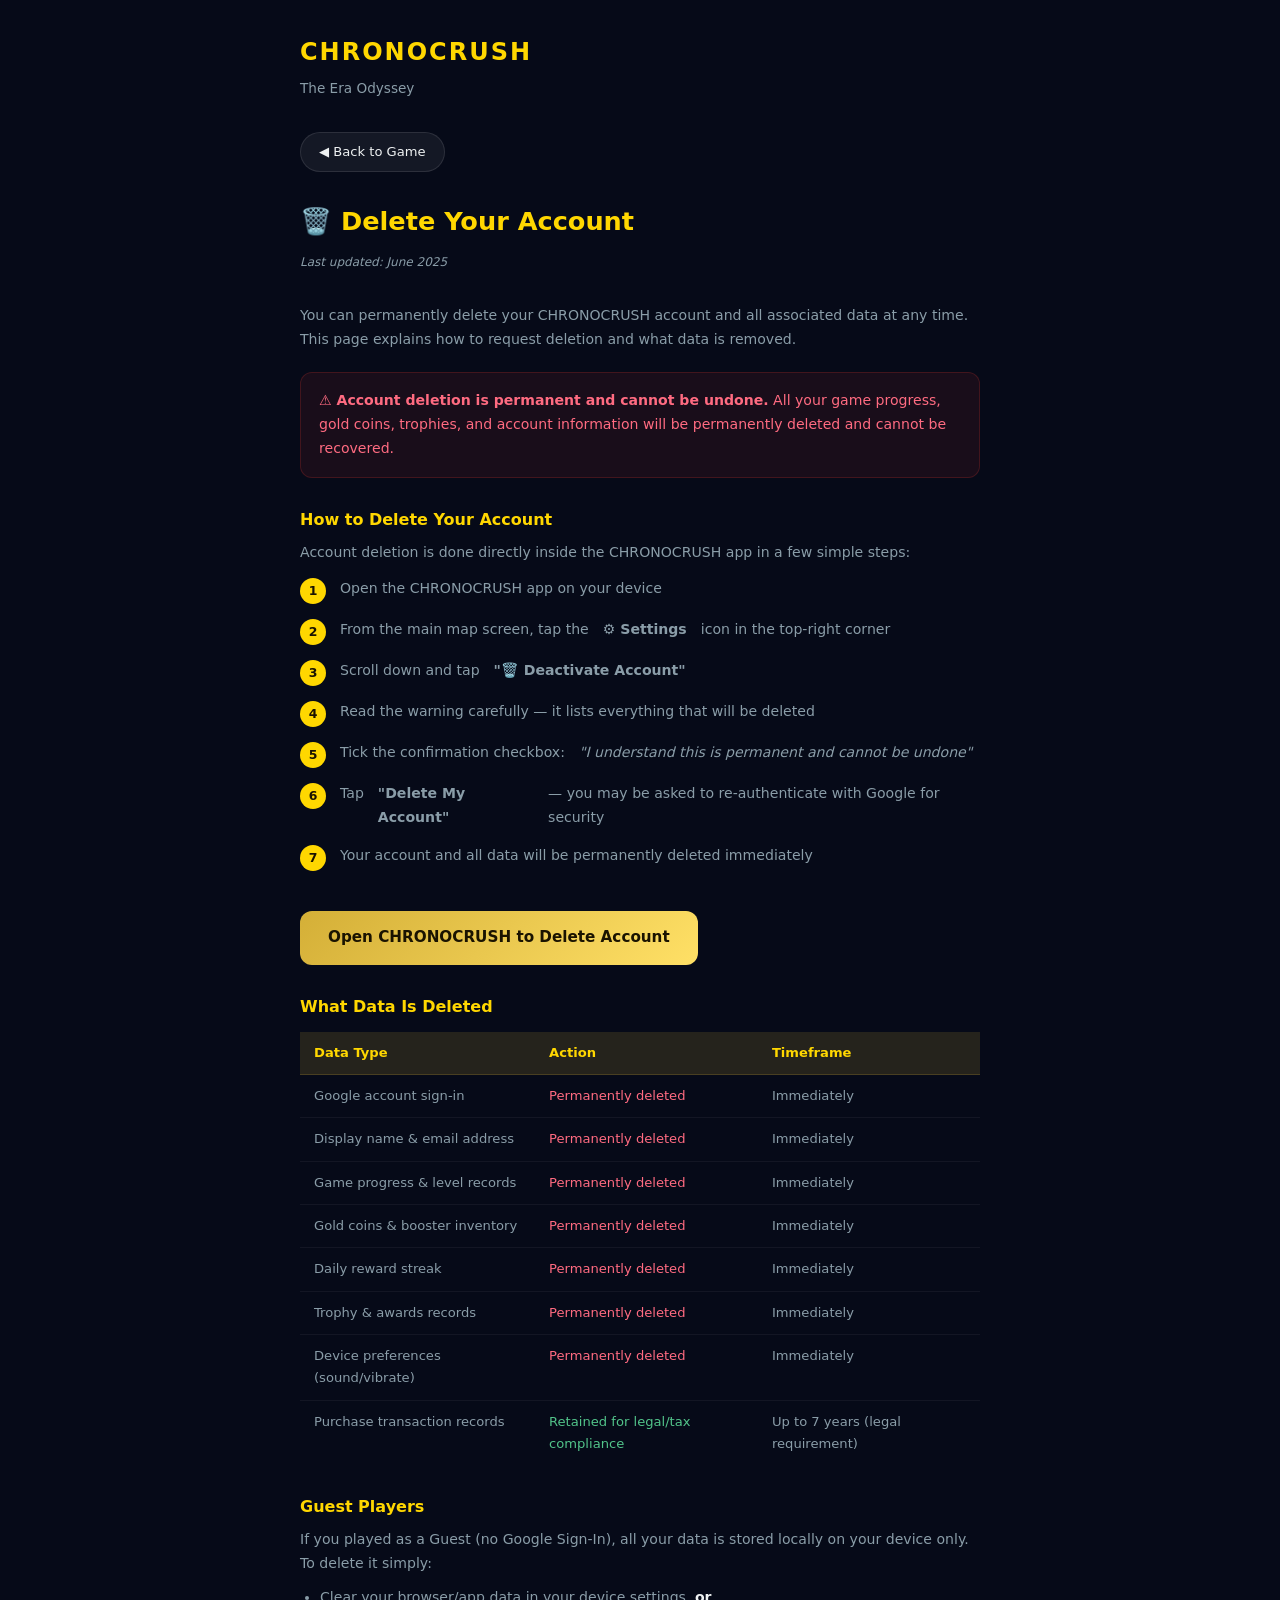
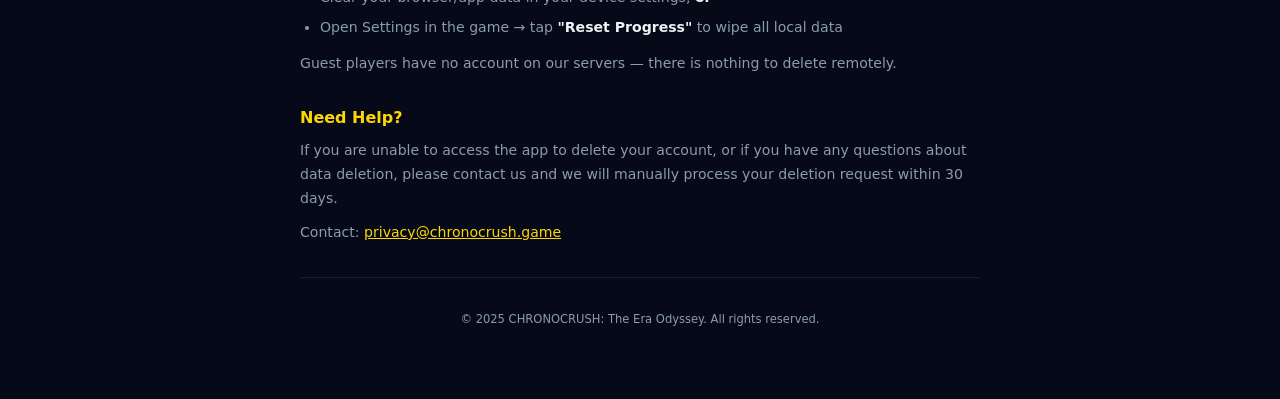
<file: delete-account.html>
<!DOCTYPE html>
<html lang="en">
<head>
  <meta charset="UTF-8">
  <meta name="viewport" content="width=device-width, initial-scale=1.0">
  <title>Delete Account — CHRONOCRUSH: The Era Odyssey</title>
  <style>
    * { box-sizing: border-box; margin: 0; padding: 0; }
    body {
      font-family: 'Segoe UI', system-ui, sans-serif;
      background: #060a18;
      color: #eef1f2;
      padding: 32px 20px 60px;
      max-width: 720px;
      margin: 0 auto;
      line-height: 1.7;
    }
    .logo { font-size: 1.5rem; font-weight: 900; color: #ffd700; letter-spacing: 2px; margin-bottom: 4px; }
    .subtitle { font-size: 0.85rem; color: #8a9da8; margin-bottom: 32px; }
    h1 { font-size: 1.6rem; font-weight: 900; color: #ffd700; margin-bottom: 8px; }
    .updated { font-size: 0.75rem; color: #8a9da8; font-style: italic; margin-bottom: 32px; }
    h2 { font-size: 1rem; font-weight: 800; color: #ffd700; margin: 28px 0 8px; }
    p { font-size: 0.88rem; color: #8a9da8; margin-bottom: 10px; }
    p strong { color: #eef1f2; }
    ul { margin: 8px 0 12px 20px; }
    ul li { font-size: 0.88rem; color: #8a9da8; margin-bottom: 6px; }
    ul li strong { color: #eef1f2; }
    .steps {
      counter-reset: steps;
      list-style: none;
      margin: 12px 0 20px 0;
      padding: 0;
    }
    .steps li {
      counter-increment: steps;
      display: flex;
      gap: 14px;
      align-items: flex-start;
      margin-bottom: 14px;
      font-size: 0.88rem;
      color: #8a9da8;
    }
    .steps li::before {
      content: counter(steps);
      background: #ffd700;
      color: #1a1300;
      font-weight: 900;
      font-size: 0.78rem;
      width: 26px;
      height: 26px;
      border-radius: 50%;
      display: flex;
      align-items: center;
      justify-content: center;
      flex-shrink: 0;
      margin-top: 1px;
    }
    .warning-box {
      background: rgba(163,42,42,0.12);
      border: 1px solid rgba(163,42,42,0.3);
      border-radius: 12px;
      padding: 16px 18px;
      margin: 20px 0;
    }
    .warning-box p { color: #ff6b81; margin: 0; }
    .warning-box strong { color: #ff6b81; }
    .data-table {
      width: 100%;
      border-collapse: collapse;
      margin: 12px 0 20px;
      font-size: 0.82rem;
    }
    .data-table th {
      background: rgba(212,175,55,0.15);
      color: #ffd700;
      padding: 10px 14px;
      text-align: left;
      font-weight: 800;
      border-bottom: 1px solid rgba(212,175,55,0.2);
    }
    .data-table td {
      padding: 10px 14px;
      color: #8a9da8;
      border-bottom: 1px solid rgba(255,255,255,0.05);
      vertical-align: top;
    }
    .data-table tr:last-child td { border-bottom: none; }
    .deleted { color: #ff6b81 !important; }
    .kept { color: #52c48a !important; }
    .play-btn {
      display: inline-block;
      margin-top: 20px;
      background: linear-gradient(135deg, #d4af37, #ffe066);
      color: #1a1300;
      padding: 14px 28px;
      border-radius: 12px;
      text-decoration: none;
      font-weight: 900;
      font-size: 0.95rem;
    }
    .back-btn {
      display: inline-block;
      margin-bottom: 28px;
      background: rgba(255,255,255,0.06);
      border: 1px solid rgba(255,255,255,0.1);
      color: #eef1f2;
      padding: 8px 18px;
      border-radius: 20px;
      text-decoration: none;
      font-size: 0.82rem;
    }
    hr { border: none; border-top: 1px solid rgba(255,255,255,0.08); margin: 32px 0; }
  </style>
</head>
<body>
  <div class="logo">CHRONOCRUSH</div>
  <div class="subtitle">The Era Odyssey</div>
  <a class="back-btn" href="/chronocrush/">◀ Back to Game</a>

  <h1>🗑️ Delete Your Account</h1>
  <p class="updated">Last updated: June 2025</p>

  <p>You can permanently delete your CHRONOCRUSH account and all associated data at any time. This page explains how to request deletion and what data is removed.</p>

  <div class="warning-box">
    <p><strong>⚠️ Account deletion is permanent and cannot be undone.</strong> All your game progress, gold coins, trophies, and account information will be permanently deleted and cannot be recovered.</p>
  </div>

  <h2>How to Delete Your Account</h2>
  <p>Account deletion is done directly inside the CHRONOCRUSH app in a few simple steps:</p>

  <ol class="steps">
    <li>Open the CHRONOCRUSH app on your device</li>
    <li>From the main map screen, tap the <strong>⚙️ Settings</strong> icon in the top-right corner</li>
    <li>Scroll down and tap <strong>"🗑️ Deactivate Account"</strong></li>
    <li>Read the warning carefully — it lists everything that will be deleted</li>
    <li>Tick the confirmation checkbox: <em>"I understand this is permanent and cannot be undone"</em></li>
    <li>Tap <strong>"Delete My Account"</strong> — you may be asked to re-authenticate with Google for security</li>
    <li>Your account and all data will be permanently deleted immediately</li>
  </ol>

  <a class="play-btn" href="/chronocrush/">Open CHRONOCRUSH to Delete Account</a>

  <h2>What Data Is Deleted</h2>
  <table class="data-table">
    <thead>
      <tr>
        <th>Data Type</th>
        <th>Action</th>
        <th>Timeframe</th>
      </tr>
    </thead>
    <tbody>
      <tr>
        <td>Google account sign-in</td>
        <td class="deleted">Permanently deleted</td>
        <td>Immediately</td>
      </tr>
      <tr>
        <td>Display name &amp; email address</td>
        <td class="deleted">Permanently deleted</td>
        <td>Immediately</td>
      </tr>
      <tr>
        <td>Game progress &amp; level records</td>
        <td class="deleted">Permanently deleted</td>
        <td>Immediately</td>
      </tr>
      <tr>
        <td>Gold coins &amp; booster inventory</td>
        <td class="deleted">Permanently deleted</td>
        <td>Immediately</td>
      </tr>
      <tr>
        <td>Daily reward streak</td>
        <td class="deleted">Permanently deleted</td>
        <td>Immediately</td>
      </tr>
      <tr>
        <td>Trophy &amp; awards records</td>
        <td class="deleted">Permanently deleted</td>
        <td>Immediately</td>
      </tr>
      <tr>
        <td>Device preferences (sound/vibrate)</td>
        <td class="deleted">Permanently deleted</td>
        <td>Immediately</td>
      </tr>
      <tr>
        <td>Purchase transaction records</td>
        <td class="kept">Retained for legal/tax compliance</td>
        <td>Up to 7 years (legal requirement)</td>
      </tr>
    </tbody>
  </table>

  <h2>Guest Players</h2>
  <p>If you played as a Guest (no Google Sign-In), all your data is stored locally on your device only. To delete it simply:</p>
  <ul>
    <li>Clear your browser/app data in your device settings, <strong>or</strong></li>
    <li>Open Settings in the game → tap <strong>"Reset Progress"</strong> to wipe all local data</li>
  </ul>
  <p>Guest players have no account on our servers — there is nothing to delete remotely.</p>

  <h2>Need Help?</h2>
  <p>If you are unable to access the app to delete your account, or if you have any questions about data deletion, please contact us and we will manually process your deletion request within 30 days.</p>
  <p>Contact: <a href="mailto:privacy@chronocrush.game" style="color:#ffd700">privacy@chronocrush.game</a></p>

  <hr>
  <p style="font-size:0.72rem;text-align:center;">© 2025 CHRONOCRUSH: The Era Odyssey. All rights reserved.</p>
</body>
</html>
</file>
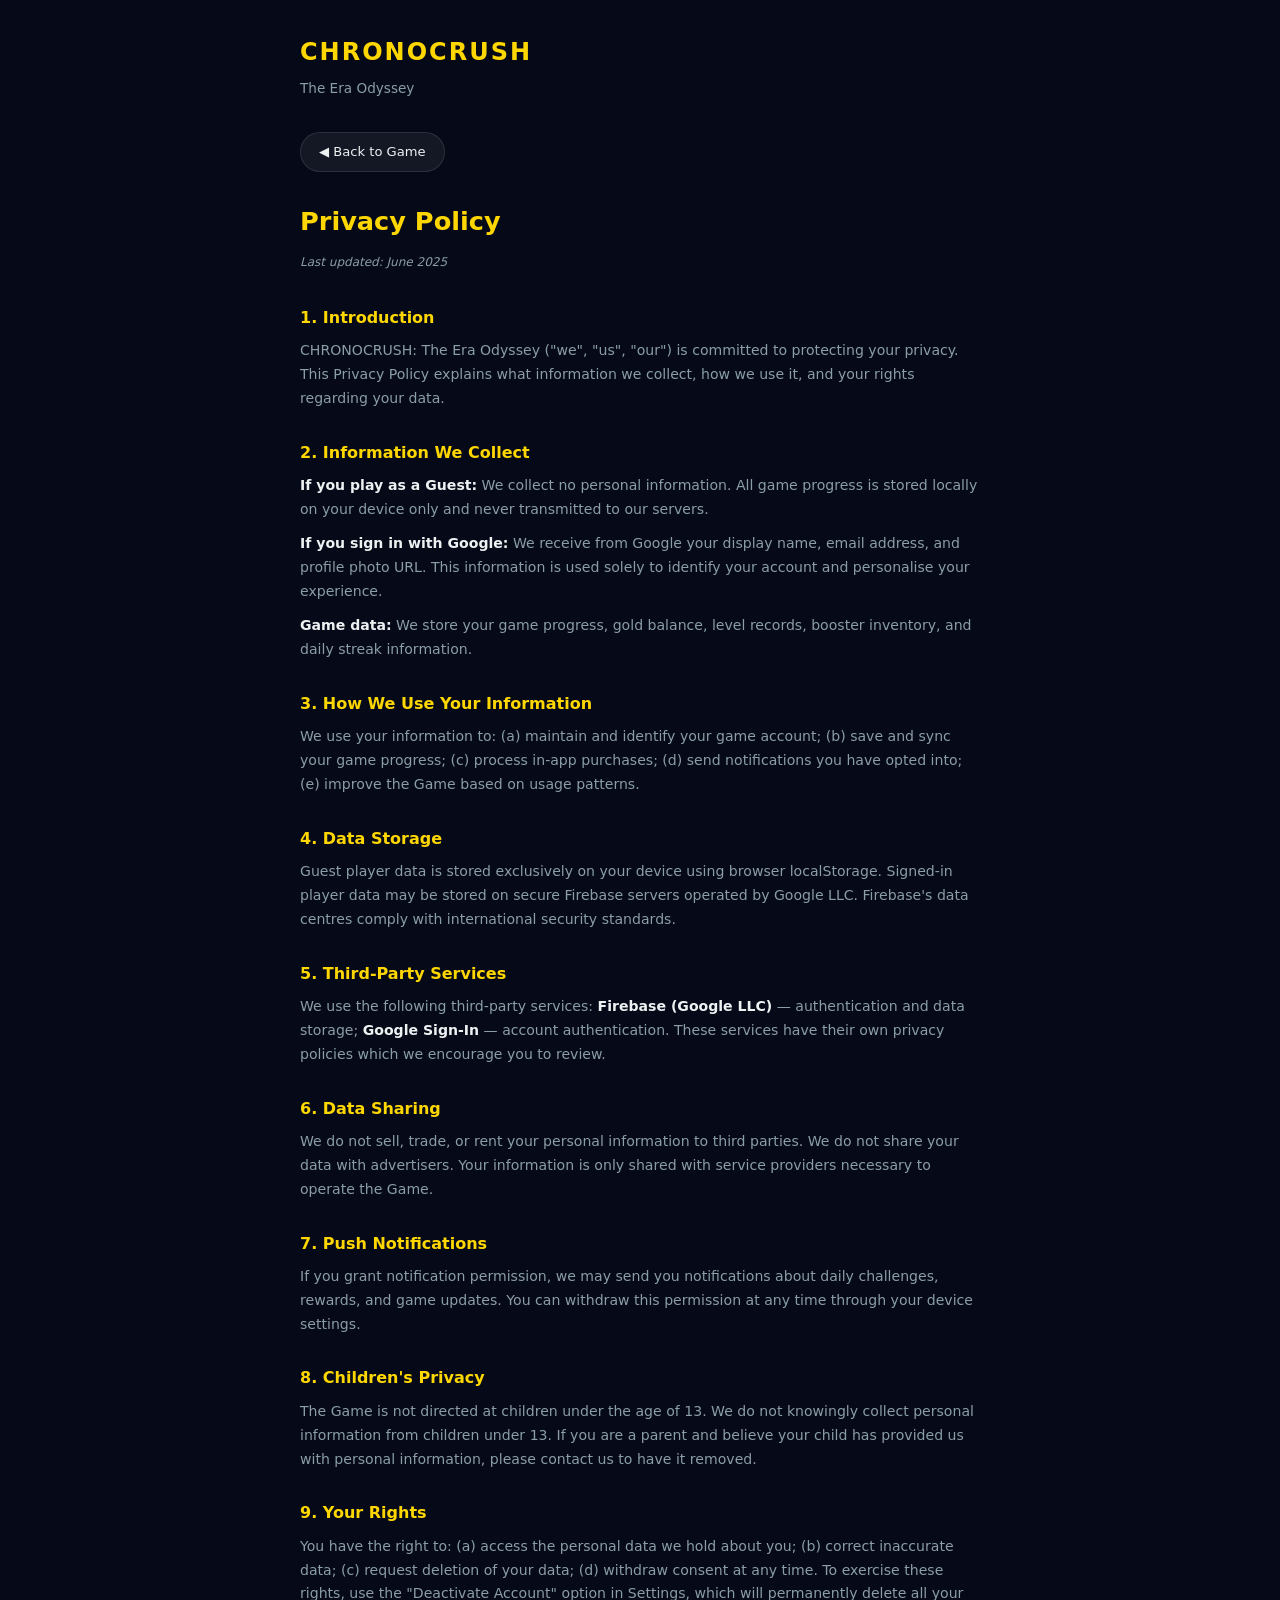
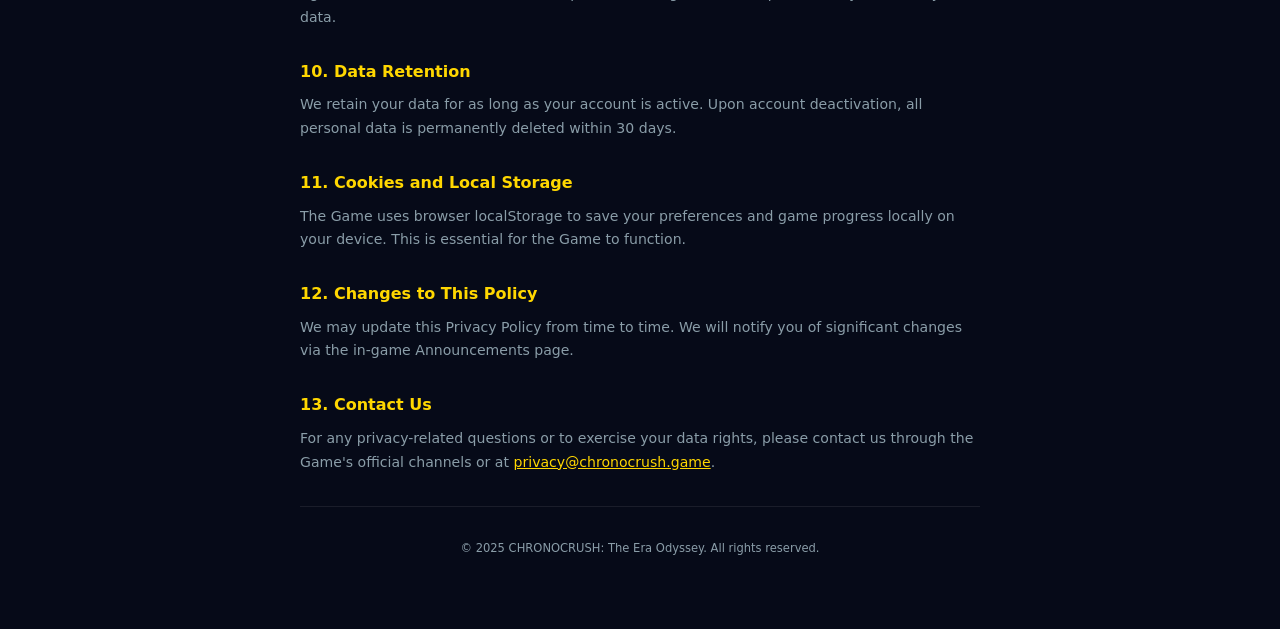
<file: privacy.html>
<!DOCTYPE html>
<html lang="en">
<head>
  <meta charset="UTF-8">
  <meta name="viewport" content="width=device-width, initial-scale=1.0">
  <title>Privacy Policy — CHRONOCRUSH: The Era Odyssey</title>
  <style>
    * { box-sizing: border-box; margin: 0; padding: 0; }
    body {
      font-family: 'Segoe UI', system-ui, sans-serif;
      background: #060a18;
      color: #eef1f2;
      padding: 32px 20px 60px;
      max-width: 720px;
      margin: 0 auto;
      line-height: 1.7;
    }
    .logo { font-size: 1.5rem; font-weight: 900; color: #ffd700; letter-spacing: 2px; margin-bottom: 4px; }
    .subtitle { font-size: 0.85rem; color: #8a9da8; margin-bottom: 32px; }
    h1 { font-size: 1.6rem; font-weight: 900; color: #ffd700; margin-bottom: 8px; }
    .updated { font-size: 0.75rem; color: #8a9da8; font-style: italic; margin-bottom: 32px; }
    h2 { font-size: 1rem; font-weight: 800; color: #ffd700; margin: 28px 0 8px; }
    p { font-size: 0.88rem; color: #8a9da8; margin-bottom: 10px; }
    p strong { color: #eef1f2; }
    a { color: #ffd700; }
    hr { border: none; border-top: 1px solid rgba(255,255,255,0.08); margin: 32px 0; }
    .back-btn {
      display: inline-block;
      margin-bottom: 28px;
      background: rgba(255,255,255,0.06);
      border: 1px solid rgba(255,255,255,0.1);
      color: #eef1f2;
      padding: 8px 18px;
      border-radius: 20px;
      text-decoration: none;
      font-size: 0.82rem;
    }
  </style>
</head>
<body>
  <div class="logo">CHRONOCRUSH</div>
  <div class="subtitle">The Era Odyssey</div>
  <a class="back-btn" href="/chronocrush/">◀ Back to Game</a>
  <h1>Privacy Policy</h1>
  <p class="updated">Last updated: June 2025</p>

  <h2>1. Introduction</h2>
  <p>CHRONOCRUSH: The Era Odyssey ("we", "us", "our") is committed to protecting your privacy. This Privacy Policy explains what information we collect, how we use it, and your rights regarding your data.</p>

  <h2>2. Information We Collect</h2>
  <p><strong>If you play as a Guest:</strong> We collect no personal information. All game progress is stored locally on your device only and never transmitted to our servers.</p>
  <p><strong>If you sign in with Google:</strong> We receive from Google your display name, email address, and profile photo URL. This information is used solely to identify your account and personalise your experience.</p>
  <p><strong>Game data:</strong> We store your game progress, gold balance, level records, booster inventory, and daily streak information.</p>

  <h2>3. How We Use Your Information</h2>
  <p>We use your information to: (a) maintain and identify your game account; (b) save and sync your game progress; (c) process in-app purchases; (d) send notifications you have opted into; (e) improve the Game based on usage patterns.</p>

  <h2>4. Data Storage</h2>
  <p>Guest player data is stored exclusively on your device using browser localStorage. Signed-in player data may be stored on secure Firebase servers operated by Google LLC. Firebase's data centres comply with international security standards.</p>

  <h2>5. Third-Party Services</h2>
  <p>We use the following third-party services: <strong>Firebase (Google LLC)</strong> — authentication and data storage; <strong>Google Sign-In</strong> — account authentication. These services have their own privacy policies which we encourage you to review.</p>

  <h2>6. Data Sharing</h2>
  <p>We do not sell, trade, or rent your personal information to third parties. We do not share your data with advertisers. Your information is only shared with service providers necessary to operate the Game.</p>

  <h2>7. Push Notifications</h2>
  <p>If you grant notification permission, we may send you notifications about daily challenges, rewards, and game updates. You can withdraw this permission at any time through your device settings.</p>

  <h2>8. Children's Privacy</h2>
  <p>The Game is not directed at children under the age of 13. We do not knowingly collect personal information from children under 13. If you are a parent and believe your child has provided us with personal information, please contact us to have it removed.</p>

  <h2>9. Your Rights</h2>
  <p>You have the right to: (a) access the personal data we hold about you; (b) correct inaccurate data; (c) request deletion of your data; (d) withdraw consent at any time. To exercise these rights, use the "Deactivate Account" option in Settings, which will permanently delete all your data.</p>

  <h2>10. Data Retention</h2>
  <p>We retain your data for as long as your account is active. Upon account deactivation, all personal data is permanently deleted within 30 days.</p>

  <h2>11. Cookies and Local Storage</h2>
  <p>The Game uses browser localStorage to save your preferences and game progress locally on your device. This is essential for the Game to function.</p>

  <h2>12. Changes to This Policy</h2>
  <p>We may update this Privacy Policy from time to time. We will notify you of significant changes via the in-game Announcements page.</p>

  <h2>13. Contact Us</h2>
  <p>For any privacy-related questions or to exercise your data rights, please contact us through the Game's official channels or at <a href="mailto:privacy@chronocrush.game">privacy@chronocrush.game</a>.</p>

  <hr>
  <p style="font-size:0.72rem;text-align:center;">© 2025 CHRONOCRUSH: The Era Odyssey. All rights reserved.</p>
</body>
</html>
</file>
